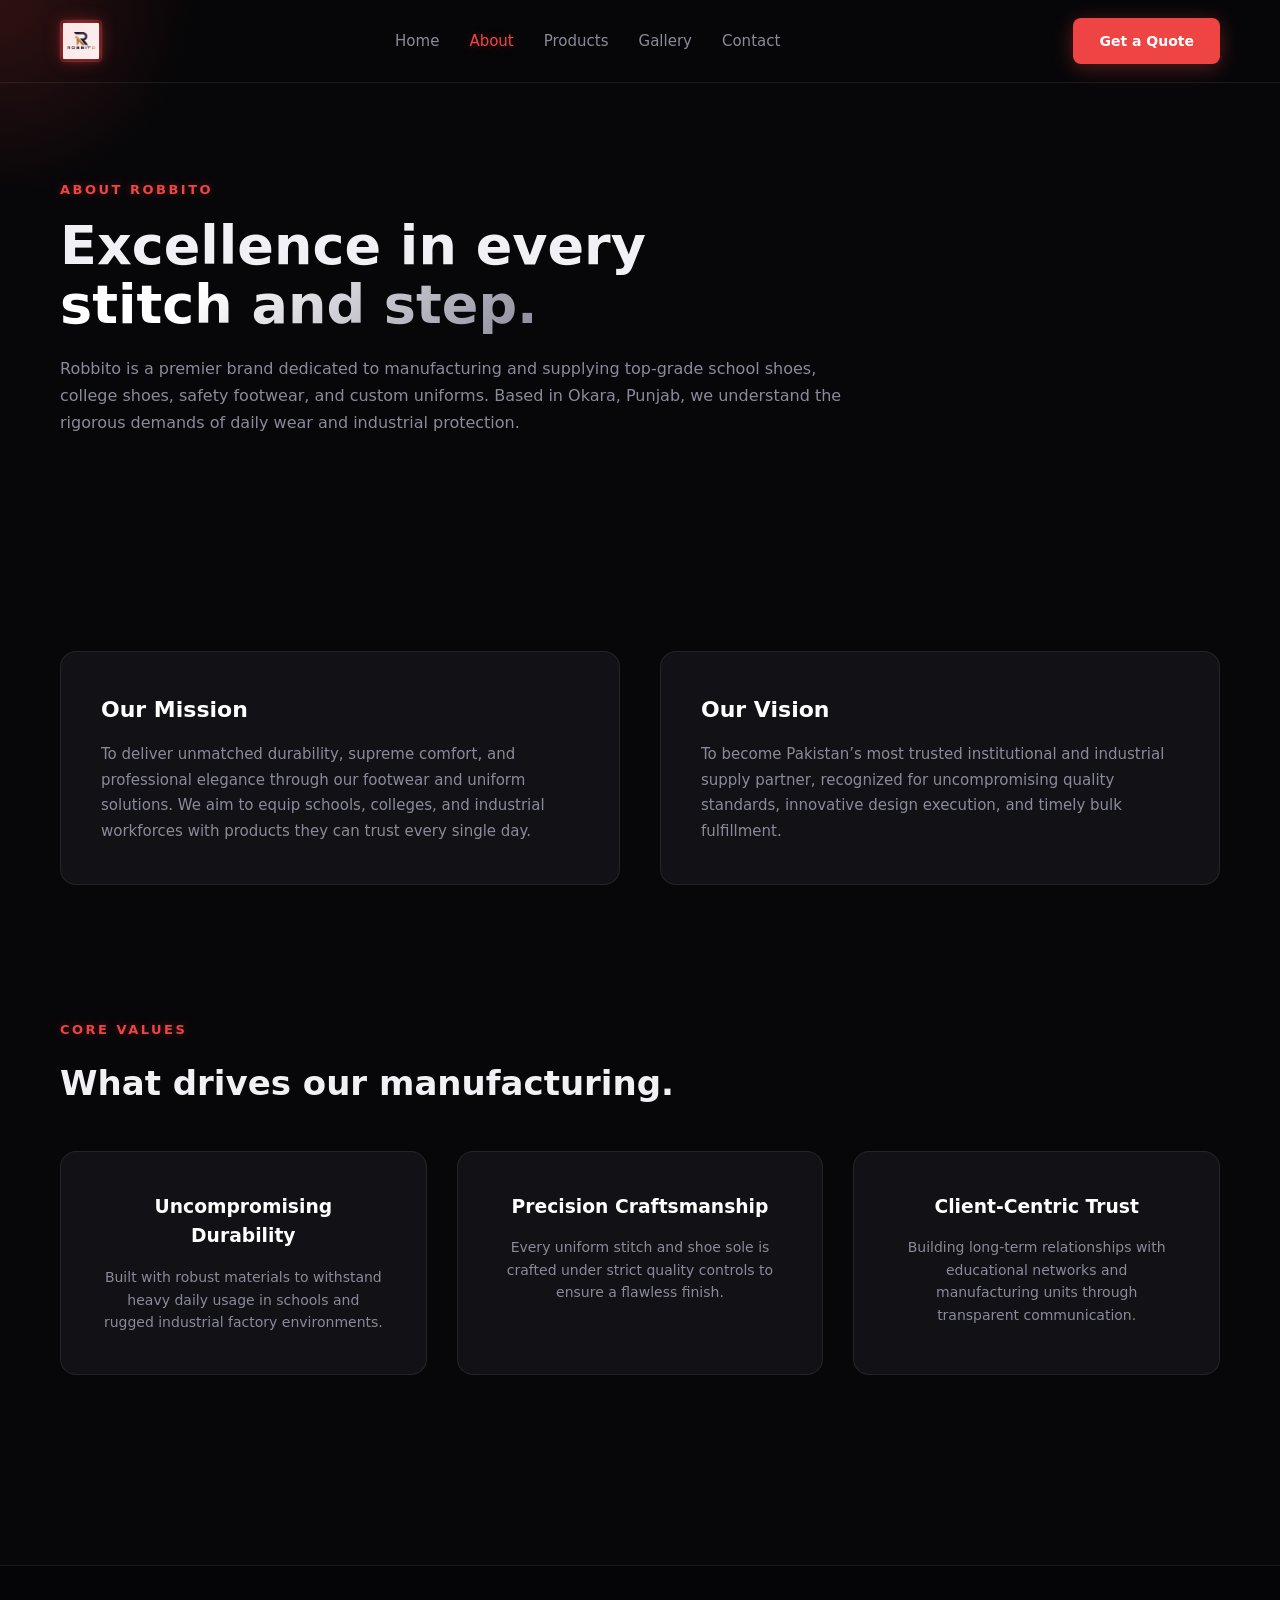
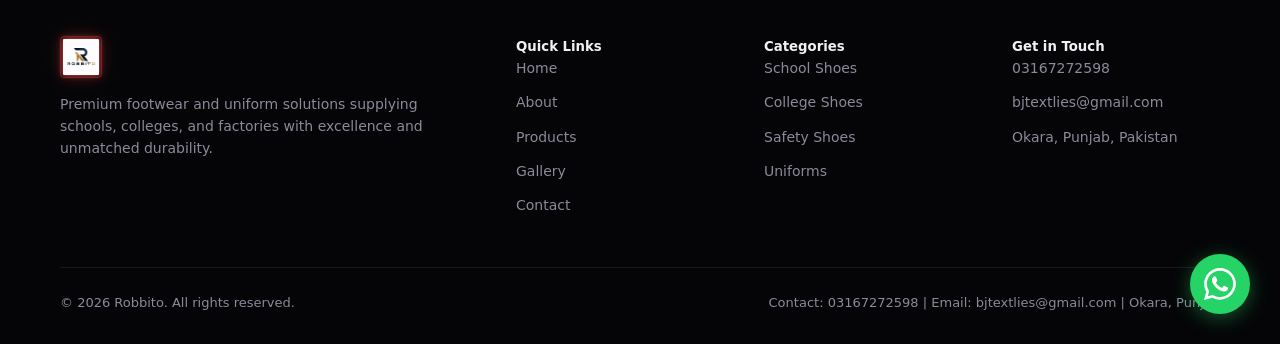
<file: about.html>
<!DOCTYPE html>
<html lang="en">
<head>
<meta charset="UTF-8">
<meta name="viewport" content="width=device-width, initial-scale=1.0">
<title>About Robbito — Premium Footwear &amp; Uniform Solutions</title>
<link rel="icon" type="image/png" href="Robbito logo .png">
<link rel="stylesheet" href="style.css">

<!-- AOS CSS Library -->
<link href="https://unpkg.com/aos@2.3.1/dist/aos.css" rel="stylesheet">

<style>
  .about-grid { display: grid; grid-template-columns: 1fr 1fr; gap: 40px; margin-top: 50px; }
  .about-card { background: var(--panel); border: 1px solid var(--panel-border); border-radius: 16px; padding: 40px; }
  .about-card h3 { color: #fff; font-size: 22px; margin-bottom: 15px; font-weight: 700; }
  .about-card p { color: var(--text-muted); line-height: 1.7; font-size: 15px; }

  /* Fixed Soft Wide Cursor Glow (Red on move, Yellow when idle) */
  .cursor-glow {
    position: fixed !important;
    pointer-events: none !important;
    z-index: 99999 !important;
    width: 400px;
    height: 400px;
    transform: translate(-50%, -50%);
    border-radius: 50%;
    background: radial-gradient(circle, rgba(239, 68, 68, 0.18) 0%, rgba(0, 0, 0, 0) 70%);
    transition: background 0.4s ease;
  }

  @keyframes floatAnim {
    0% { transform: translateY(0px); }
    50% { transform: translateY(-6px); }
    100% { transform: translateY(0px); }
  }
  .floating-card { animation: floatAnim 4s ease-in-out infinite; }

  @keyframes softPulse {
    0% { box-shadow: 0 0 15px rgba(239, 68, 68, 0.3); }
    50% { box-shadow: 0 0 30px rgba(239, 68, 68, 0.6); }
    100% { box-shadow: 0 0 15px rgba(239, 68, 68, 0.3); }
  }
  .whatsapp-float {
    position: fixed; bottom: 30px; right: 30px; background-color: #25d366; color: #fff;
    width: 60px; height: 60px; border-radius: 50%; display: flex; align-items: center;
    justify-content: center; font-size: 30px; z-index: 999; transition: all 0.3s ease;
    animation: softPulse 3s ease-in-out infinite;
  }
  .whatsapp-float:hover { transform: scale(1.1); background-color: #20ba5a; }

  @media(max-width: 768px) { .about-grid { grid-template-columns: 1fr; } }
</style>
</head>
<body>

<!-- Sirf Robbito wala chhota Preloader -->
<div class="preloader">
  <div class="preloader-logo">ROBBITO</div>
</div>

<div class="cursor-glow" aria-hidden="true"></div>

<header class="nav">
  <div class="container nav-inner">
    <a href="index.html" class="brand">
      <img src="Robbito logo .png" alt="Robbito Logo" class="brand-logo-img" onerror="this.style.display='none';this.nextElementSibling.style.display='inline';">
      <span style="display:none; color:#fff;">ROBBITO</span>
    </a>
    <nav class="nav-links">
      <a href="index.html">Home</a>
      <a href="about.html" class="active">About</a>
      <a href="products.html">Products</a>
      <a href="gallery.html">Gallery</a>
      <a href="contact.html">Contact</a>
    </nav>
    <div class="nav-cta"><a href="contact.html" class="btn btn-primary">Get a Quote</a></div>
  </div>
</header>

<section class="hero section">
  <div class="container">
    <div class="eyebrow" data-aos="fade-up">About Robbito</div>
    <h1 class="display-1" data-aos="fade-up" data-aos-delay="100">Excellence in every<br><span class="grad-text">stitch and step.</span></h1>
    <p class="hero-sub" data-aos="fade-up" data-aos-delay="200" style="margin-top: 20px; max-width: 800px;">Robbito is a premier brand dedicated to manufacturing and supplying top-grade school shoes, college shoes, safety footwear, and custom uniforms. Based in Okara, Punjab, we understand the rigorous demands of daily wear and industrial protection.</p>
  </div>
</section>

<section class="section-tight">
  <div class="container">
    <div class="about-grid">
      <div class="about-card floating-card" data-aos="fade-up" data-aos-delay="0" style="animation-delay: 0s;">
        <h3>Our Mission</h3>
        <p>To deliver unmatched durability, supreme comfort, and professional elegance through our footwear and uniform solutions. We aim to equip schools, colleges, and industrial workforces with products they can trust every single day.</p>
      </div>
      <div class="about-card floating-card" data-aos="fade-up" data-aos-delay="150" style="animation-delay: 1s;">
        <h3>Our Vision</h3>
        <p>To become Pakistan’s most trusted institutional and industrial supply partner, recognized for uncompromising quality standards, innovative design execution, and timely bulk fulfillment.</p>
      </div>
    </div>
  </div>
</section>

<section class="section">
  <div class="container">
    <div class="eyebrow" data-aos="fade-up">Core Values</div>
    <h2 data-aos="fade-up" data-aos-delay="100" style="font-size: 34px; font-weight: 800; margin-bottom: 30px;">What drives our manufacturing.</h2>
    <div class="features-grid">
      <div class="feature-card" data-aos="fade-up" data-aos-delay="0">
        <h3>Uncompromising Durability</h3>
        <p>Built with robust materials to withstand heavy daily usage in schools and rugged industrial factory environments.</p>
      </div>
      <div class="feature-card" data-aos="fade-up" data-aos-delay="150">
        <h3>Precision Craftsmanship</h3>
        <p>Every uniform stitch and shoe sole is crafted under strict quality controls to ensure a flawless finish.</p>
      </div>
      <div class="feature-card" data-aos="fade-up" data-aos-delay="300">
        <h3>Client-Centric Trust</h3>
        <p>Building long-term relationships with educational networks and manufacturing units through transparent communication.</p>
      </div>
    </div>
  </div>
</section>

<footer class="footer">
  <div class="container">
    <div class="footer-top">
      <div class="footer-brand">
        <a href="index.html" class="brand">
          <img src="Robbito logo .png" alt="Robbito Logo" class="brand-logo-img" onerror="this.style.display='none';this.nextElementSibling.style.display='inline';">
          <span style="display:none; color:#fff;">ROBBITO</span>
        </a>
        <p>Premium footwear and uniform solutions supplying schools, colleges, and factories with excellence and unmatched durability.</p>
      </div>
      <div>
        <h5>Quick Links</h5>
        <ul class="footer-links">
          <li><a href="index.html">Home</a></li>
          <li><a href="about.html">About</a></li>
          <li><a href="products.html">Products</a></li>
          <li><a href="gallery.html">Gallery</a></li>
          <li><a href="contact.html">Contact</a></li>
        </ul>
      </div>
      <div>
        <h5>Categories</h5>
        <ul class="footer-links">
          <li><a href="products.html">School Shoes</a></li>
          <li><a href="products.html">College Shoes</a></li>
          <li><a href="products.html">Safety Shoes</a></li>
          <li><a href="products.html">Uniforms</a></li>
        </ul>
      </div>
      <div>
        <h5>Get in Touch</h5>
        <ul class="footer-links">
          <li><a href="tel:03167272598">03167272598</a></li>
          <li><a href="mailto:bjtextlies@gmail.com">bjtextlies@gmail.com</a></li>
          <li><a href="contact.html">Okara, Punjab, Pakistan</a></li>
        </ul>
      </div>
    </div>
    <div class="footer-bottom">
      <p>© 2026 Robbito. All rights reserved.</p>
      <p>Contact: 03167272598 | Email: bjtextlies@gmail.com | Okara, Punjab</p>
    </div>
  </div>
</footer>

<a href="https://wa.me/923167272598?text=Hello%20Robbito,%20I%20read%20about%20your%20company%20and%20want%20to%20collaborate." class="whatsapp-float" target="_blank" title="Chat on WhatsApp">
  <svg xmlns="http://www.w3.org/2000/svg" width="32" height="32" fill="currentColor" viewBox="0 0 16 16">
    <path d="M13.601 2.326A7.85 7.85 0 0 0 7.994 0C3.627 0 .068 3.558.064 7.926c0 1.399.366 2.76 1.057 3.965L0 16l4.204-1.102a7.9 7.9 0 0 0 3.79.965h.004c4.368 0 7.926-3.558 7.93-7.93A7.9 7.9 0 0 0 13.6 2.326zM7.994 14.521a6.6 6.6 0 0 1-3.356-.92l-.24-.144-2.494.654.666-2.433-.156-.251a6.56 6.56 0 0 1-1.007-3.505c0-3.626 2.957-6.584 6.591-6.584a6.56 6.56 0 0 1 4.66 1.931 6.558 6.558 0 0 1 1.928 4.66c-.004 3.639-2.961 6.592-6.592 6.592zm3.615-4.934c-.197-.099-1.17-.578-1.353-.646-.182-.065-.315-.099-.445.099-.133.197-.513.646-.627.775-.114.133-.232.148-.43.05-.197-.1-.836-.308-1.592-.985-.59-.525-.985-1.175-1.103-1.372-.114-.198-.012-.304.088-.403.087-.088.197-.232.296-.348.1-.114.133-.198.198-.33.065-.134.034-.248-.015-.347-.05-.099-.445-1.076-.612-1.47-.16-.389-.323-.335-.445-.34l-.38-.008c-.133 0-.348.048-.53.247-.182.198-.694.678-.694 1.654 0 .976.712 1.916.81 2.049.098.133 1.394 2.132 3.383 2.992.47.205.84.326 1.129.418.475.152.904.129 1.246.078.38-.058 1.171-.48 1.338-.943.164-.464.164-.86.114-.943-.049-.084-.182-.133-.379-.232z"/>
  </svg>
</a>

<!-- AOS JS Library -->
<script src="https://unpkg.com/aos@2.3.1/dist/aos.js"></script>

<script>
  AOS.init({ duration: 1000, once: true, offset: 100 });

  // Cursor Glow Logic (Red on move, Yellow when idle)
  const glow = document.querySelector('.cursor-glow');
  let idleTimer = null;
  window.addEventListener('mousemove', e => {
    glow.style.left = e.clientX + 'px';
    glow.style.top = e.clientY + 'px';
    glow.style.background = 'radial-gradient(circle, rgba(239, 68, 68, 0.18) 0%, rgba(0,0,0,0) 70%)';
    clearTimeout(idleTimer);
    idleTimer = setTimeout(() => {
      glow.style.background = 'radial-gradient(circle, rgba(234, 179, 8, 0.18) 0%, rgba(0,0,0,0) 70%)';
    }, 400);
  });
</script>
</body>
</html>
</file>
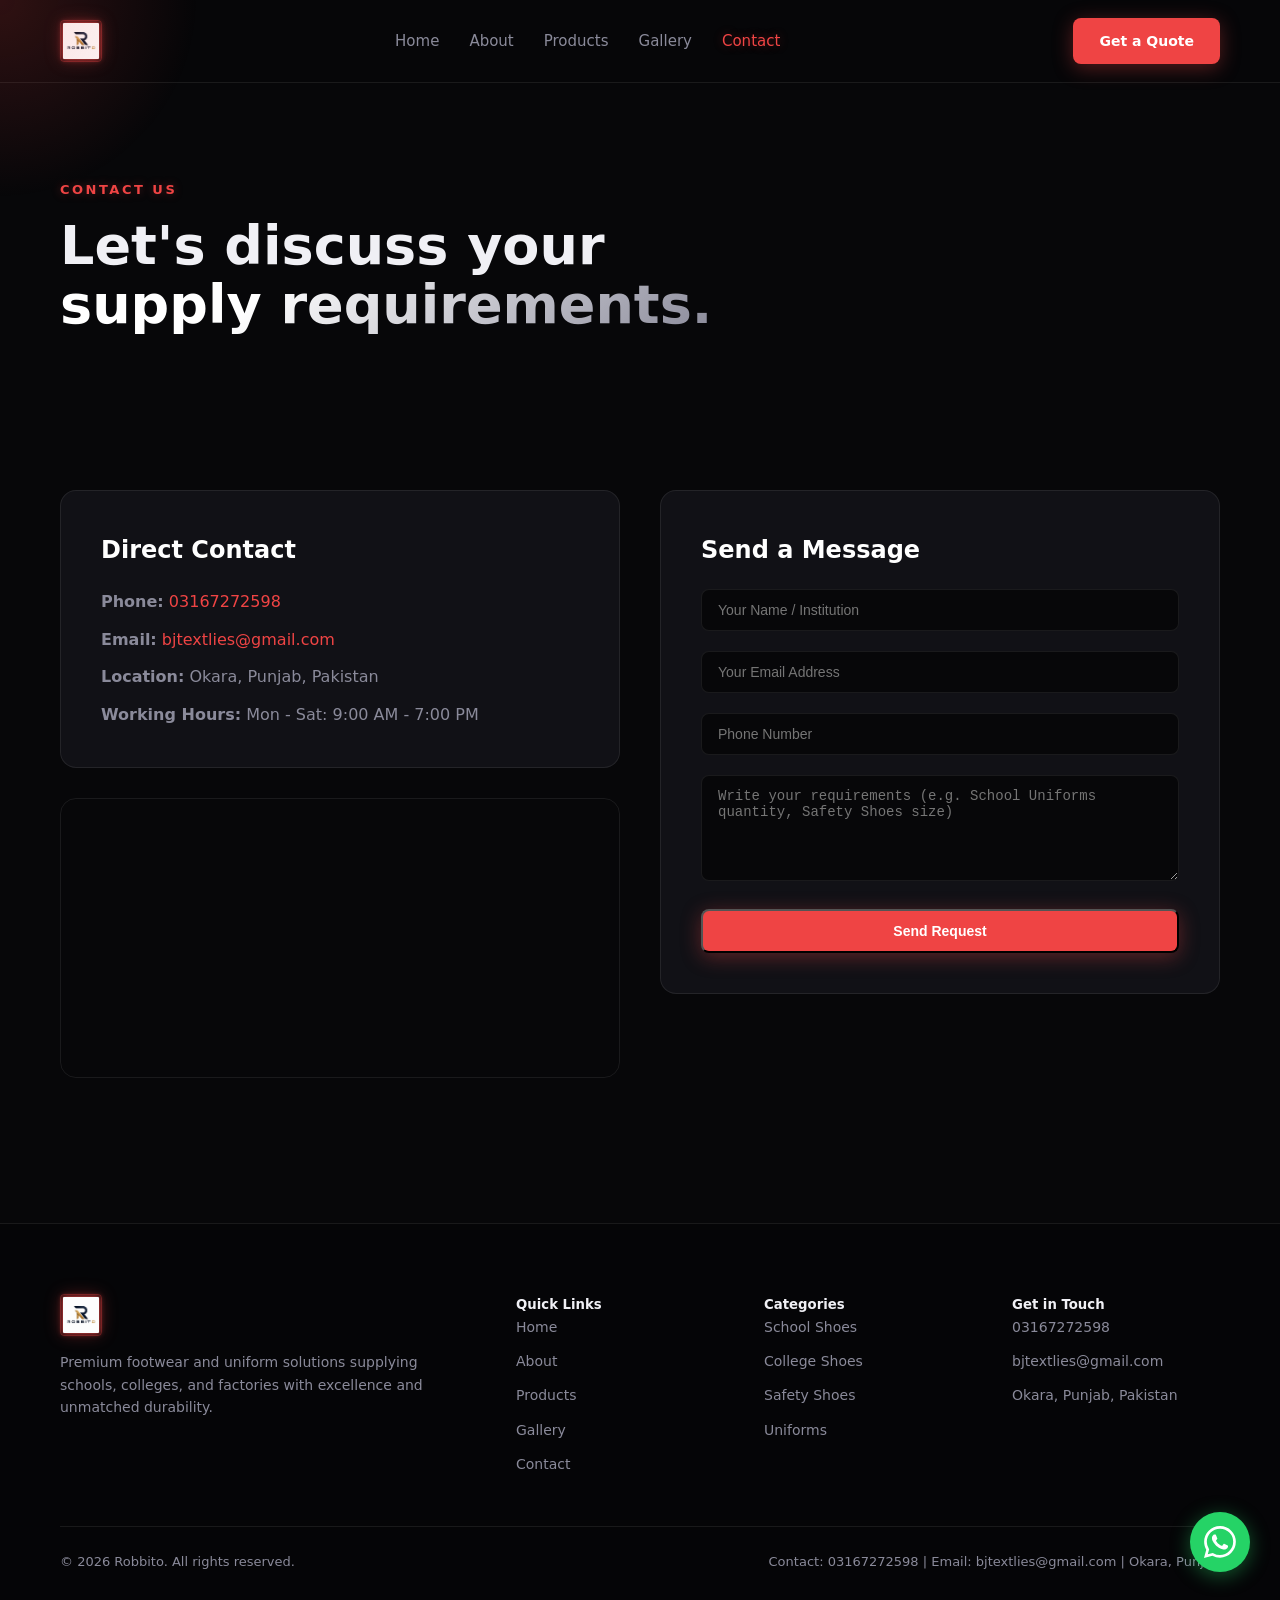
<file: contact.html>
<!DOCTYPE html>
<html lang="en">
<head>
<meta charset="UTF-8">
<meta name="viewport" content="width=device-width, initial-scale=1.0">
<title>Contact Robbito — Get in Touch</title>
<link rel="icon" type="image/png" href="Robbito logo .png">
<link rel="stylesheet" href="style.css">

<!-- AOS CSS Library -->
<link href="https://unpkg.com/aos@2.3.1/dist/aos.css" rel="stylesheet">

<style>
  .contact-wrapper { display: grid; grid-template-columns: 1fr 1fr; gap: 40px; align-items: start; }
  .contact-info-card { background: var(--panel); padding: 40px; border-radius: 16px; border: 1px solid var(--panel-border); }
  .contact-form-card { background: var(--panel); padding: 40px; border-radius: 16px; border: 1px solid var(--panel-border); }
  .form-group { margin-bottom: 20px; }
  .form-control { width: 100%; padding: 12px 16px; background: #070709; border: 1px solid var(--panel-border); border-radius: 8px; color: #fff; font-size: 14px; outline: none; transition: 0.2s; }
  .form-control:focus { border-color: var(--accent); box-shadow: 0 0 10px var(--accent-glow); }

  /* Fixed Soft Wide Cursor Glow */
  .cursor-glow {
    position: fixed !important;
    pointer-events: none !important;
    z-index: 99999 !important;
    width: 400px;
    height: 400px;
    transform: translate(-50%, -50%);
    border-radius: 50%;
    background: radial-gradient(circle, rgba(239, 68, 68, 0.18) 0%, rgba(0,0,0,0) 70%);
    transition: background 0.4s ease;
  }

  @keyframes floatAnim {
    0% { transform: translateY(0px); }
    50% { transform: translateY(-6px); }
    100% { transform: translateY(0px); }
  }
  .floating-card { animation: floatAnim 4s ease-in-out infinite; }

  @keyframes softPulse {
    0% { box-shadow: 0 0 15px rgba(239, 68, 68, 0.3); }
    50% { box-shadow: 0 0 30px rgba(239, 68, 68, 0.6); }
    100% { box-shadow: 0 0 15px rgba(239, 68, 68, 0.3); }
  }
  .whatsapp-float {
    position: fixed; bottom: 30px; right: 30px; background-color: #25d366; color: #fff;
    width: 60px; height: 60px; border-radius: 50%; display: flex; align-items: center;
    justify-content: center; font-size: 30px; z-index: 999; transition: all 0.3s ease;
    animation: softPulse 3s ease-in-out infinite;
  }
  .whatsapp-float:hover { transform: scale(1.1); background-color: #20ba5a; }

  @media(max-width: 768px) { .contact-wrapper { grid-template-columns: 1fr; } }
</style>
</head>
<body>

<!-- Robbito Preloader -->
<div class="preloader">
  <div class="preloader-logo">ROBBITO</div>
</div>

<div class="cursor-glow" aria-hidden="true"></div>

<header class="nav">
  <div class="container nav-inner">
    <a href="index.html" class="brand">
      <img src="Robbito logo .png" alt="Robbito Logo" class="brand-logo-img" onerror="this.style.display='none';this.nextElementSibling.style.display='inline';">
      <span style="display:none; color:#fff;">ROBBITO</span>
    </a>
    <nav class="nav-links">
      <a href="index.html">Home</a>
      <a href="about.html">About</a>
      <a href="products.html">Products</a>
      <a href="gallery.html">Gallery</a>
      <a href="contact.html" class="active">Contact</a>
    </nav>
    <div class="nav-cta"><a href="contact.html" class="btn btn-primary">Get a Quote</a></div>
  </div>
</header>

<section class="hero section">
  <div class="container">
    <div class="eyebrow" data-aos="fade-up">Contact Us</div>
    <h1 class="display-1" data-aos="fade-up" data-aos-delay="100">Let's discuss your<br><span class="grad-text">supply requirements.</span></h1>
  </div>
</section>

<section class="section-tight">
  <div class="container contact-wrapper">
    
    <div style="display: flex; flex-direction: column; gap: 30px;" data-aos="fade-up" data-aos-delay="0">
      <div class="contact-info-card floating-card">
        <h2 style="font-size: 24px; margin-bottom: 20px; color: #fff;">Direct Contact</h2>
        <p style="margin-bottom: 12px; color: var(--text-muted);"><strong>Phone:</strong> <a href="tel:03167272598" style="color: var(--accent);">03167272598</a></p>
        <p style="margin-bottom: 12px; color: var(--text-muted);"><strong>Email:</strong> <a href="mailto:bjtextlies@gmail.com" style="color: var(--accent);">bjtextlies@gmail.com</a></p>
        <p style="margin-bottom: 12px; color: var(--text-muted);"><strong>Location:</strong> Okara, Punjab, Pakistan</p>
        <p style="color: var(--text-muted);"><strong>Working Hours:</strong> Mon - Sat: 9:00 AM - 7:00 PM</p>
      </div>

      <div style="border-radius: 16px; overflow: hidden; border: 1px solid var(--panel-border); height: 280px;">
        <iframe src="https://www.google.com/maps/embed?pb=!1m18!1m12!1m3!1d109405.51351114099!2d73.400588!3d30.8138!2m3!1f0!2f0!3f0!3m2!1i1024!2i768!4f13.1!3m3!1m2!1s0x3922378855555555%3A0x5555555555555555!2sOkara%2C%20Punjab%2C%20Pakistan!5e0!3m2!1sen!2s!4v1626000000000!5m2!1sen!2s" width="100%" height="280" style="border:0;" allowfullscreen="" loading="lazy"></iframe>
      </div>
    </div>

    <div class="contact-form-card" data-aos="fade-up" data-aos-delay="150">
      <h2 style="font-size: 24px; margin-bottom: 20px; color: #fff;">Send a Message</h2>
      <form action="https://formspree.io/f/bjtextlies@gmail.com" method="POST">
        <div class="form-group"><input type="text" name="name" placeholder="Your Name / Institution" class="form-control" required></div>
        <div class="form-group"><input type="email" name="email" placeholder="Your Email Address" class="form-control" required></div>
        <div class="form-group"><input type="tel" name="phone" placeholder="Phone Number" class="form-control" required></div>
        <div class="form-group"><textarea name="message" placeholder="Write your requirements (e.g. School Uniforms quantity, Safety Shoes size)" class="form-control" rows="5" required></textarea></div>
        <button type="submit" class="btn btn-primary" style="width: 100%; justify-content: center;">Send Request</button>
      </form>
    </div>

  </div>
</section>

<footer class="footer">
  <div class="container">
    <div class="footer-top">
      <div class="footer-brand">
        <a href="index.html" class="brand">
          <img src="Robbito logo .png" alt="Robbito Logo" class="brand-logo-img" onerror="this.style.display='none';this.nextElementSibling.style.display='inline';">
          <span style="display:none; color:#fff;">ROBBITO</span>
        </a>
        <p>Premium footwear and uniform solutions supplying schools, colleges, and factories with excellence and unmatched durability.</p>
      </div>
      <div>
        <h5>Quick Links</h5>
        <ul class="footer-links">
          <li><a href="index.html">Home</a></li>
          <li><a href="about.html">About</a></li>
          <li><a href="products.html">Products</a></li>
          <li><a href="gallery.html">Gallery</a></li>
          <li><a href="contact.html">Contact</a></li>
        </ul>
      </div>
      <div>
        <h5>Categories</h5>
        <ul class="footer-links">
          <li><a href="products.html">School Shoes</a></li>
          <li><a href="products.html">College Shoes</a></li>
          <li><a href="products.html">Safety Shoes</a></li>
          <li><a href="products.html">Uniforms</a></li>
        </ul>
      </div>
      <div>
        <h5>Get in Touch</h5>
        <ul class="footer-links">
          <li><a href="tel:03167272598">03167272598</a></li>
          <li><a href="mailto:bjtextlies@gmail.com">bjtextlies@gmail.com</a></li>
          <li><a href="contact.html">Okara, Punjab, Pakistan</a></li>
        </ul>
      </div>
    </div>
    <div class="footer-bottom">
      <p>© 2026 Robbito. All rights reserved.</p>
      <p>Contact: 03167272598 | Email: bjtextlies@gmail.com | Okara, Punjab</p>
    </div>
  </div>
</footer>

<a href="https://wa.me/923167272598?text=Hello%20Robbito,%20I%20am%20contacting%20you%20from%20your%20website%20contact%20page." class="whatsapp-float" target="_blank" title="Chat on WhatsApp">
  <svg xmlns="http://www.w3.org/2000/svg" width="32" height="32" fill="currentColor" viewBox="0 0 16 16">
    <path d="M13.601 2.326A7.85 7.85 0 0 0 7.994 0C3.627 0 .068 3.558.064 7.926c0 1.399.366 2.76 1.057 3.965L0 16l4.204-1.102a7.9 7.9 0 0 0 3.79.965h.004c4.368 0 7.926-3.558 7.93-7.93A7.9 7.9 0 0 0 13.6 2.326zM7.994 14.521a6.6 6.6 0 0 1-3.356-.92l-.24-.144-2.494.654.666-2.433-.156-.251a6.56 6.56 0 0 1-1.007-3.505c0-3.626 2.957-6.584 6.591-6.584a6.56 6.56 0 0 1 4.66 1.931 6.558 6.558 0 0 1 1.928 4.66c-.004 3.639-2.961 6.592-6.592 6.592zm3.615-4.934c-.197-.099-1.17-.578-1.353-.646-.182-.065-.315-.099-.445.099-.133.197-.513.646-.627.775-.114.133-.232.148-.43.05-.197-.1-.836-.308-1.592-.985-.59-.525-.985-1.175-1.103-1.372-.114-.198-.012-.304.088-.403.087-.088.197-.232.296-.348.1-.114.133-.198.198-.33.065-.134.034-.248-.015-.347-.05-.099-.445-1.076-.612-1.47-.16-.389-.323-.335-.445-.34l-.38-.008c-.133 0-.348.048-.53.247-.182.198-.694.678-.694 1.654 0 .976.712 1.916.81 2.049.098.133 1.394 2.132 3.383 2.992.47.205.84.326 1.129.418.475.152.904.129 1.246.078.38-.058 1.171-.48 1.338-.943.164-.464.164-.86.114-.943-.049-.084-.182-.133-.379-.232z"/>
  </svg>
</a>

<!-- AOS JS Library -->
<script src="https://unpkg.com/aos@2.3.1/dist/aos.js"></script>

<script>
  AOS.init({ duration: 1000, once: true, offset: 100 });

  const glow = document.querySelector('.cursor-glow');
  let idleTimer = null;
  window.addEventListener('mousemove', e => {
    glow.style.left = e.clientX + 'px';
    glow.style.top = e.clientY + 'px';
    glow.style.background = 'radial-gradient(circle, rgba(239, 68, 68, 0.18) 0%, rgba(0,0,0,0) 70%)';
    clearTimeout(idleTimer);
    idleTimer = setTimeout(() => {
      glow.style.background = 'radial-gradient(circle, rgba(234, 179, 8, 0.18) 0%, rgba(0,0,0,0) 70%)';
    }, 400);
  });
</script>
</body>
</html>
</file>
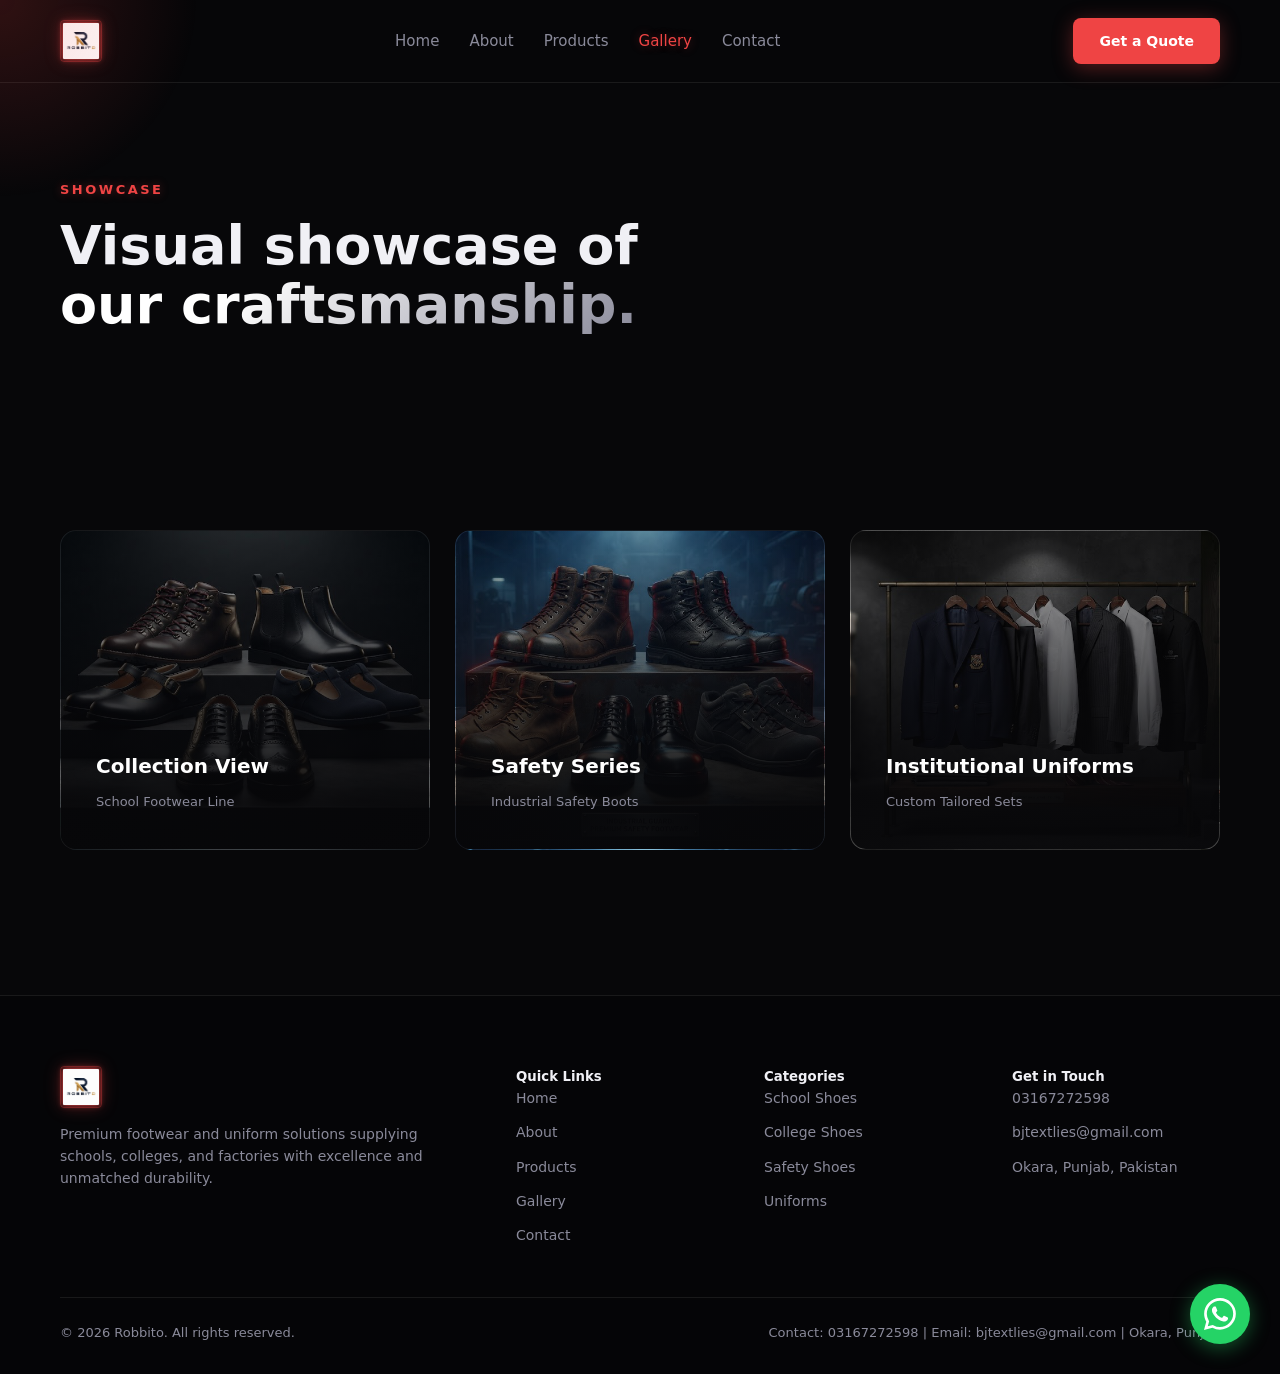
<file: gallery.html>
<!DOCTYPE html>
<html lang="en">
<head>
<meta charset="UTF-8">
<meta name="viewport" content="width=device-width, initial-scale=1.0">
<title>Gallery — Robbito Footwear &amp; Uniform Solutions</title>
<link rel="icon" type="image/png" href="Robbito logo .png">
<link rel="stylesheet" href="style.css">

<!-- AOS CSS Library -->
<link href="https://unpkg.com/aos@2.3.1/dist/aos.css" rel="stylesheet">

<style>
  .gallery-img-card {
    position: relative; overflow: hidden; min-height: 320px;
    background-size: cover; background-position: center; border-radius: 16px;
    border: 1px solid var(--panel-border); display: flex; flex-direction: column;
    justify-content: flex-end; padding: 35px; transition: all 0.4s cubic-bezier(0.16, 1, 0.3, 1);
  }
  .gallery-img-card::before {
    content: ''; position: absolute; inset: 0;
    background: linear-gradient(to top, rgba(7,7,9,0.95) 15%, rgba(7,7,9,0.3) 100%);
    transition: 0.4s;
  }
  .gallery-img-card:hover { transform: translateY(-8px); border-color: var(--accent); box-shadow: 0 15px 35px rgba(239, 68, 68, 0.3); }
  .gallery-content { position: relative; z-index: 2; }
  .gallery-content h4 { font-size: 20px; color: #fff; margin-bottom: 6px; font-weight: 700; transition: 0.2s; }
  .gallery-img-card:hover .gallery-content h4 { color: var(--accent); }
  .gallery-content span { font-size: 13px; color: var(--text-muted); }

  /* Fixed Soft Wide Cursor Glow */
  .cursor-glow {
    position: fixed !important;
    pointer-events: none !important;
    z-index: 99999 !important;
    width: 400px;
    height: 400px;
    transform: translate(-50%, -50%);
    border-radius: 50%;
    background: radial-gradient(circle, rgba(239, 68, 68, 0.18) 0%, rgba(0,0,0,0) 70%);
    transition: background 0.4s ease;
  }

  @keyframes floatAnim {
    0% { transform: translateY(0px); }
    50% { transform: translateY(-6px); }
    100% { transform: translateY(0px); }
  }
  .floating-card { animation: floatAnim 4s ease-in-out infinite; }

  @keyframes softPulse {
    0% { box-shadow: 0 0 15px rgba(239, 68, 68, 0.3); }
    50% { box-shadow: 0 0 30px rgba(239, 68, 68, 0.6); }
    100% { box-shadow: 0 0 15px rgba(239, 68, 68, 0.3); }
  }
  .whatsapp-float {
    position: fixed; bottom: 30px; right: 30px; background-color: #25d366; color: #fff;
    width: 60px; height: 60px; border-radius: 50%; display: flex; align-items: center;
    justify-content: center; font-size: 30px; z-index: 999; transition: all 0.3s ease;
    animation: softPulse 3s ease-in-out infinite;
  }
  .whatsapp-float:hover { transform: scale(1.1); background-color: #20ba5a; }
</style>
</head>
<body>

<!-- Robbito Preloader -->
<div class="preloader">
  <div class="preloader-logo">ROBBITO</div>
</div>

<div class="cursor-glow" aria-hidden="true"></div>

<header class="nav">
  <div class="container nav-inner">
    <a href="index.html" class="brand">
      <img src="Robbito logo .png" alt="Robbito Logo" class="brand-logo-img" onerror="this.style.display='none';this.nextElementSibling.style.display='inline';">
      <span style="display:none; color:#fff;">ROBBITO</span>
    </a>
    <nav class="nav-links">
      <a href="index.html">Home</a>
      <a href="about.html">About</a>
      <a href="products.html">Products</a>
      <a href="gallery.html" class="active">Gallery</a>
      <a href="contact.html">Contact</a>
    </nav>
    <div class="nav-cta"><a href="contact.html" class="btn btn-primary">Get a Quote</a></div>
  </div>
</header>

<section class="hero section">
  <div class="container">
    <div class="eyebrow" data-aos="fade-up">Showcase</div>
    <h1 class="display-1" data-aos="fade-up" data-aos-delay="100">Visual showcase of<br><span class="grad-text">our craftsmanship.</span></h1>
  </div>
</section>

<section class="section-tight">
  <div class="container">
    <div class="work-grid" style="grid-template-columns: repeat(auto-fit, minmax(320px, 1fr));">
      
      <div class="gallery-img-card floating-card" data-aos="fade-up" data-aos-delay="0" style="background-image: url('gallery-1.jpg'); animation-delay: 0s;">
        <div class="gallery-content">
          <h4>Collection View</h4><span>School Footwear Line</span>
        </div>
      </div>

      <div class="gallery-img-card floating-card" data-aos="fade-up" data-aos-delay="150" style="background-image: url('gallery-2.jpg'); animation-delay: 0.8s;">
        <div class="gallery-content">
          <h4>Safety Series</h4><span>Industrial Safety Boots</span>
        </div>
      </div>

      <div class="gallery-img-card floating-card" data-aos="fade-up" data-aos-delay="300" style="background-image: url('gallery-3.jpg'); animation-delay: 1.6s;">
        <div class="gallery-content">
          <h4>Institutional Uniforms</h4><span>Custom Tailored Sets</span>
        </div>
      </div>

    </div>
  </div>
</section>

<footer class="footer">
  <div class="container">
    <div class="footer-top">
      <div class="footer-brand">
        <a href="index.html" class="brand">
          <img src="Robbito logo .png" alt="Robbito Logo" class="brand-logo-img" onerror="this.style.display='none';this.nextElementSibling.style.display='inline';">
          <span style="display:none; color:#fff;">ROBBITO</span>
        </a>
        <p>Premium footwear and uniform solutions supplying schools, colleges, and factories with excellence and unmatched durability.</p>
      </div>
      <div>
        <h5>Quick Links</h5>
        <ul class="footer-links">
          <li><a href="index.html">Home</a></li>
          <li><a href="about.html">About</a></li>
          <li><a href="products.html">Products</a></li>
          <li><a href="gallery.html">Gallery</a></li>
          <li><a href="contact.html">Contact</a></li>
        </ul>
      </div>
      <div>
        <h5>Categories</h5>
        <ul class="footer-links">
          <li><a href="products.html">School Shoes</a></li>
          <li><a href="products.html">College Shoes</a></li>
          <li><a href="products.html">Safety Shoes</a></li>
          <li><a href="products.html">Uniforms</a></li>
        </ul>
      </div>
      <div>
        <h5>Get in Touch</h5>
        <ul class="footer-links">
          <li><a href="tel:03167272598">03167272598</a></li>
          <li><a href="mailto:bjtextlies@gmail.com">bjtextlies@gmail.com</a></li>
          <li><a href="contact.html">Okara, Punjab, Pakistan</a></li>
        </ul>
      </div>
    </div>
    <div class="footer-bottom">
      <p>© 2026 Robbito. All rights reserved.</p>
      <p>Contact: 03167272598 | Email: bjtextlies@gmail.com | Okara, Punjab</p>
    </div>
  </div>
</footer>

<a href="https://wa.me/923167272598?text=Hello%20Robbito,%20I%20saw%20your%20gallery%20and%20want%20to%20discuss%20an%20order." class="whatsapp-float" target="_blank" title="Chat on WhatsApp">
  <svg xmlns="http://www.w3.org/2000/svg" width="32" height="32" fill="currentColor" viewBox="0 0 16 16">
    <path d="M13.601 2.326A7.85 7.85 0 0 0 7.994 0C3.627 0 .068 3.558.064 7.926c0 1.399.366 2.76 1.057 3.965L0 16l4.204-1.102a7.9 7.9 0 0 0 3.79.965h.004c4.368 0 7.926-3.558 7.93-7.93A7.9 7.9 0 0 0 13.6 2.326zM7.994 14.521a6.6 6.6 0 0 1-3.356-.92l-.24-.144-2.494.654.666-2.433-.156-.251a6.56 6.56 0 0 1-1.007-3.505c0-3.626 2.957-6.584 6.591-6.584a6.56 6.56 0 0 1 4.66 1.931 6.558 6.558 0 0 1 1.928 4.66c-.004 3.639-2.961 6.592-6.592 6.592zm3.615-4.934c-.197-.099-1.17-.578-1.353-.646-.182-.065-.315-.099-.445.099-.133.197-.513.646-.627.775-.114.133-.232.148-.43.05-.197-.1-.836-.308-1.592-.985-.59-.525-.985-1.175-1.103-1.372-.114-.198-.012-.304.088-.403.087-.088.197-.232.296-.348.1-.114.133-.198.198-.33.065-.134.034-.248-.015-.347-.05-.099-.445-1.076-.612-1.47-.16-.389-.323-.335-.445-.34l-.38-.008c-.133 0-.348.048-.53.247-.182.198-.694.678-.694 1.654 0 .976.712 1.916.81 2.049.098.133 1.394 2.132 3.383 2.992.47.205.84.326 1.129.418.475.152.904.129 1.246.078.38-.058 1.171-.48 1.338-.943.164-.464.164-.86.114-.943-.049-.084-.182-.133-.379-.232z"/>
  </svg>
</a>

<!-- AOS JS Library -->
<script src="https://unpkg.com/aos@2.3.1/dist/aos.js"></script>

<script>
  AOS.init({ duration: 1000, once: true, offset: 100 });

  const glow = document.querySelector('.cursor-glow');
  let idleTimer = null;
  window.addEventListener('mousemove', e => {
    glow.style.left = e.clientX + 'px';
    glow.style.top = e.clientY + 'px';
    glow.style.background = 'radial-gradient(circle, rgba(239, 68, 68, 0.18) 0%, rgba(0,0,0,0) 70%)';
    clearTimeout(idleTimer);
    idleTimer = setTimeout(() => {
      glow.style.background = 'radial-gradient(circle, rgba(234, 179, 8, 0.18) 0%, rgba(0,0,0,0) 70%)';
    }, 400);
  });
</script>
</body>
</html>
</file>
<file: style.css>
:root {
  --bg: #070709;
  --panel: #111116;
  --panel-border: rgba(255, 255, 255, 0.08);
  --text: #f0f0f5;
  --text-muted: #8a8a9a;
  --accent: #ef4444; /* Red Theme Accent */
  --accent-glow: rgba(239, 68, 68, 0.35);
}

* { box-sizing: border-box; margin: 0; padding: 0; }
body { 
  background-color: var(--bg); 
  color: var(--text); 
  font-family: system-ui, -apple-system, BlinkMacSystemFont, 'Segoe UI', Roboto, sans-serif; 
  overflow-x: hidden; 
  line-height: 1.6;
  animation: pageFadeIn 0.6s ease-out forwards;
}

@keyframes pageFadeIn {
  from { opacity: 0; transform: translateY(15px); }
  to { opacity: 1; transform: translateY(0); }
}

a { text-decoration: none; color: inherit; transition: 0.2s; }

.container { max-width: 1200px; margin: 0 auto; padding: 0 20px; }
.section { padding: 90px 0; }
.section-tight { padding: 45px 0; }

/* Preloader Animation */
.preloader { 
  position: fixed; inset: 0; background: var(--bg); z-index: 9999; 
  display: flex; flex-direction: column; align-items: center; justify-content: center; 
  animation: hidePreloader 0.5s ease 1.2s forwards;
}
.preloader-logo { 
  font-size: 32px; font-weight: 900; color: #fff; letter-spacing: 4px; 
  text-shadow: 0 0 20px var(--accent);
  animation: pulseLogo 0.8s infinite alternate;
}
@keyframes pulseLogo {
  from { transform: scale(1); opacity: 0.8; }
  to { transform: scale(1.05); opacity: 1; }
}
@keyframes hidePreloader {
  to { opacity: 0; visibility: hidden; pointer-events: none; }
}

/* Red Cursor Glow Effect */
.cursor-glow { 
  position: fixed; width: 350px; height: 350px; 
  background: radial-gradient(circle, var(--accent-glow) 0%, rgba(0,0,0,0) 70%); 
  pointer-events: none; transform: translate(-50%, -50%); z-index: 999; 
  transition: width 0.3s, height: 0.3s;
}

/* Navigation */
.nav { position: fixed; top: 0; left: 0; width: 100%; background: rgba(7, 7, 9, 0.9); backdrop-filter: blur(12px); z-index: 100; border-bottom: 1px solid var(--panel-border); padding: 18px 0; }
.nav-inner { display: flex; align-items: center; justify-content: space-between; }
.brand { font-weight: 900; font-size: 22px; display: flex; align-items: center; gap: 10px; color: #fff; }
/* Logo Stroke & Glow Effect */
.brand-logo-img { 
  height: 42px; width: auto; 
  filter: drop-shadow(0 0 2px var(--accent)) drop-shadow(0 0 8px var(--accent-glow)); 
  border: 1px solid rgba(239, 68, 68, 0.3);
  padding: 2px;
  border-radius: 4px;
}
.nav-links { display: flex; gap: 30px; font-size: 15px; color: var(--text-muted); font-weight: 500; }
.nav-links a:hover, .nav-links a.active { color: var(--accent); text-shadow: 0 0 10px var(--accent-glow); }
.nav-cta { display: flex; align-items: center; gap: 15px; }

/* Buttons with Hover Lift & Glow */
.btn { display: inline-flex; align-items: center; gap: 10px; padding: 12px 26px; border-radius: 8px; font-weight: 600; font-size: 14px; transition: all 0.3s cubic-bezier(0.16, 1, 0.3, 1); cursor: pointer; }
.btn-primary { background: var(--accent); color: #fff; box-shadow: 0 4px 20px var(--accent-glow); }
.btn-primary:hover { transform: translateY(-4px); box-shadow: 0 8px 25px var(--accent-glow); opacity: 0.95; }
.btn-ghost { background: transparent; color: #fff; border: 1px solid var(--panel-border); }
.btn-ghost:hover { transform: translateY(-4px); background: rgba(239, 68, 68, 0.08); border-color: var(--accent); }

/* Hero Section */
.hero { padding-top: 180px; }
.hero-grid { display: grid; grid-template-columns: 1.1fr 0.9fr; gap: 50px; align-items: center; }
.eyebrow { font-size: 13px; text-transform: uppercase; letter-spacing: 2.5px; color: var(--accent); margin-bottom: 15px; font-weight: 700; text-shadow: 0 0 10px var(--accent-glow); }
.display-1 { font-size: 54px; line-height: 1.1; font-weight: 800; margin-bottom: 20px; }
.grad-text { background: linear-gradient(135deg, #fff 30%, var(--text-muted)); -webkit-background-clip: text; -webkit-text-fill-color: transparent; }
.hero-sub { font-size: 16px; color: var(--text-muted); line-height: 1.7; margin-bottom: 30px; }
.hero-actions { display: flex; gap: 15px; margin-bottom: 40px; }

/* Interactive Cards with Hover Lift & Red Glow */
.work-grid { display: grid; grid-template-columns: repeat(3, 1fr); gap: 25px; margin-top: 40px; }
.work-card, .work-card-link { 
  background: var(--panel); border: 1px solid var(--panel-border); border-radius: 16px; padding: 35px 30px; 
  transition: all 0.35s cubic-bezier(0.16, 1, 0.3, 1); display: block; min-height: 190px; 
  display: flex; flex-direction: column; justify-content: flex-end; text-decoration: none;
}
.work-card:hover, .work-card-link:hover { 
  transform: translateY(-8px); 
  border-color: var(--accent); 
  box-shadow: 0 12px 35px rgba(239, 68, 68, 0.25); 
}
.work-meta h4, .work-card-link h4 { font-size: 19px; margin-bottom: 6px; color: #fff; font-weight: 700; transition: 0.2s; }
.work-card:hover .work-meta h4, .work-card-link:hover h4 { color: var(--accent); }
.work-meta span, .work-card-link span { font-size: 13px; color: var(--text-muted); }

/* Footer */
.footer { background: #050507; border-top: 1px solid var(--panel-border); padding: 70px 0 30px; margin-top: 100px; }
.footer-top { display: grid; grid-template-columns: 2fr 1fr 1fr 1fr; gap: 40px; margin-bottom: 50px; }
.footer-brand p { color: var(--text-muted); font-size: 14px; margin-top: 15px; line-height: 1.6; }
.footer-links { list-style: none; display: flex; flex-direction: column; gap: 12px; color: var(--text-muted); font-size: 14px; }
.footer-links a:hover { color: var(--accent); }
.footer-bottom { border-top: 1px solid var(--panel-border); padding-top: 25px; display: flex; justify-content: space-between; font-size: 13px; color: var(--text-muted); }

/* Responsive */
@media(max-width: 768px) {
  .hero-grid, .work-grid, .footer-top { grid-template-columns: 1fr; }
  .display-1 { font-size: 38px; }
  .nav-links { display: none; }
}

/* New Features Styles */
.features-grid { display: grid; grid-template-columns: repeat(3, 1fr); gap: 30px; margin-top: 40px; }
.feature-card { background: var(--panel); padding: 40px; border-radius: 16px; border: 1px solid var(--panel-border); text-align: center; }
.feature-card h3 { color: #fff; margin-bottom: 15px; }
.feature-card p { color: var(--text-muted); font-size: 14px; }
.contact-form-card { background: var(--panel); padding: 40px; border-radius: 16px; border: 1px solid var(--panel-border); }
.form-group { margin-bottom: 20px; }
.form-control { width: 100%; padding: 12px; background: #070709; border: 1px solid var(--panel-border); border-radius: 8px; color: #fff; }
/* WhatsApp Floating Button */
.whatsapp-float {
  position: fixed;
  bottom: 30px;
  right: 30px;
  background-color: #25d366;
  color: #fff;
  width: 60px;
  height: 60px;
  border-radius: 50%;
  display: flex;
  align-items: center;
  justify-content: center;
  font-size: 30px;
  box-shadow: 0 4px 20px rgba(37, 211, 102, 0.4);
  z-index: 999;
  transition: all 0.3s ease;
}
.whatsapp-float:hover {
  transform: scale(1.1);
  background-color: #20ba5a;
}

/* Testimonials Grid */
.testimonials-grid { display: grid; grid-template-columns: repeat(2, 1fr); gap: 30px; margin-top: 40px; }
.testimonial-card { background: var(--panel); padding: 35px; border-radius: 16px; border: 1px solid var(--panel-border); }
.testimonial-card p { color: var(--text); font-style: italic; margin-bottom: 20px; line-height: 1.7; }
.testimonial-author h5 { color: #fff; font-size: 16px; font-weight: 700; }
.testimonial-author span { color: var(--text-muted); font-size: 13px; }

@media(max-width: 768px) {
  .testimonials-grid { grid-template-columns: 1fr; }
}
/* Multi-step Cinematic Preloader */
.preloader {
  position: fixed; inset: 0; background: #070709; z-index: 9999;
  display: flex; flex-direction: column; align-items: center; justify-content: center;
  animation: hideContainer 0.5s ease 3.8s forwards;
}
.preloader-step-1 {
  position: absolute;
  font-size: 16px; font-weight: 600; color: var(--text-muted); letter-spacing: 3px;
  text-transform: uppercase;
  animation: showStep1 1.8s ease-in-out forwards;
}
.preloader-step-2 {
  position: absolute;
  font-size: 38px; font-weight: 900; color: #fff; letter-spacing: 5px;
  text-shadow: 0 0 25px var(--accent);
  opacity: 0;
  animation: showStep2 1.8s ease-in-out 1.8s forwards;
}

@keyframes showStep1 {
  0% { opacity: 0; transform: translateY(15px); }
  30% { opacity: 1; transform: translateY(0px); }
  70% { opacity: 1; transform: translateY(0px); }
  100% { opacity: 0; transform: translateY(-15px); visibility: hidden; }
}

@keyframes showStep2 {
  0% { opacity: 0; transform: translateY(15px) scale(0.95); }
  30% { opacity: 1; transform: translateY(0px) scale(1); }
  70% { opacity: 1; transform: translateY(0px) scale(1); }
  100% { opacity: 0; transform: translateY(-15px) scale(1.02); visibility: hidden; }
}

@keyframes hideContainer {
  to { opacity: 0; visibility: hidden; pointer-events: none; }
}

.preloader.hidden { display: none !important; }
/* Perfect Full-Screen Center Cinematic Preloader */
.preloader {
  position: fixed !important;
  top: 0 !important;
  left: 0 !important;
  right: 0 !important;
  bottom: 0 !important;
  width: 100% !important;
  height: 100vh !important;
  background: #070709 !important;
  z-index: 999999 !important;
  display: flex !important;
  flex-direction: column !important;
  align-items: center !important;
  justify-content: center !important;
  overflow: hidden !important;
  animation: hideContainer 0.5s ease 3.8s forwards;
}

.preloader-step-1 {
  position: absolute;
  font-size: 16px;
  font-weight: 600;
  color: var(--text-muted);
  letter-spacing: 3px;
  text-transform: uppercase;
  animation: showStep1 1.8s ease-in-out forwards;
}

.preloader-step-2 {
  position: absolute;
  font-size: 38px;
  font-weight: 900;
  color: #fff;
  letter-spacing: 5px;
  text-shadow: 0 0 25px var(--accent);
  opacity: 0;
  animation: showStep2 1.8s ease-in-out 1.8s forwards;
}

@keyframes showStep1 {
  0% { opacity: 0; transform: translateY(15px); }
  30% { opacity: 1; transform: translateY(0px); }
  70% { opacity: 1; transform: translateY(0px); }
  100% { opacity: 0; transform: translateY(-15px); visibility: hidden; }
}

@keyframes showStep2 {
  0% { opacity: 0; transform: translateY(15px) scale(0.95); }
  30% { opacity: 1; transform: translateY(0px) scale(1); }
  70% { opacity: 1; transform: translateY(0px) scale(1); }
  100% { opacity: 0; transform: translateY(-15px) scale(1.02); visibility: hidden; }
}

@keyframes hideContainer {
  to { opacity: 0; visibility: hidden; pointer-events: none; }
}

.preloader.hidden { display: none !important; }
</file>
